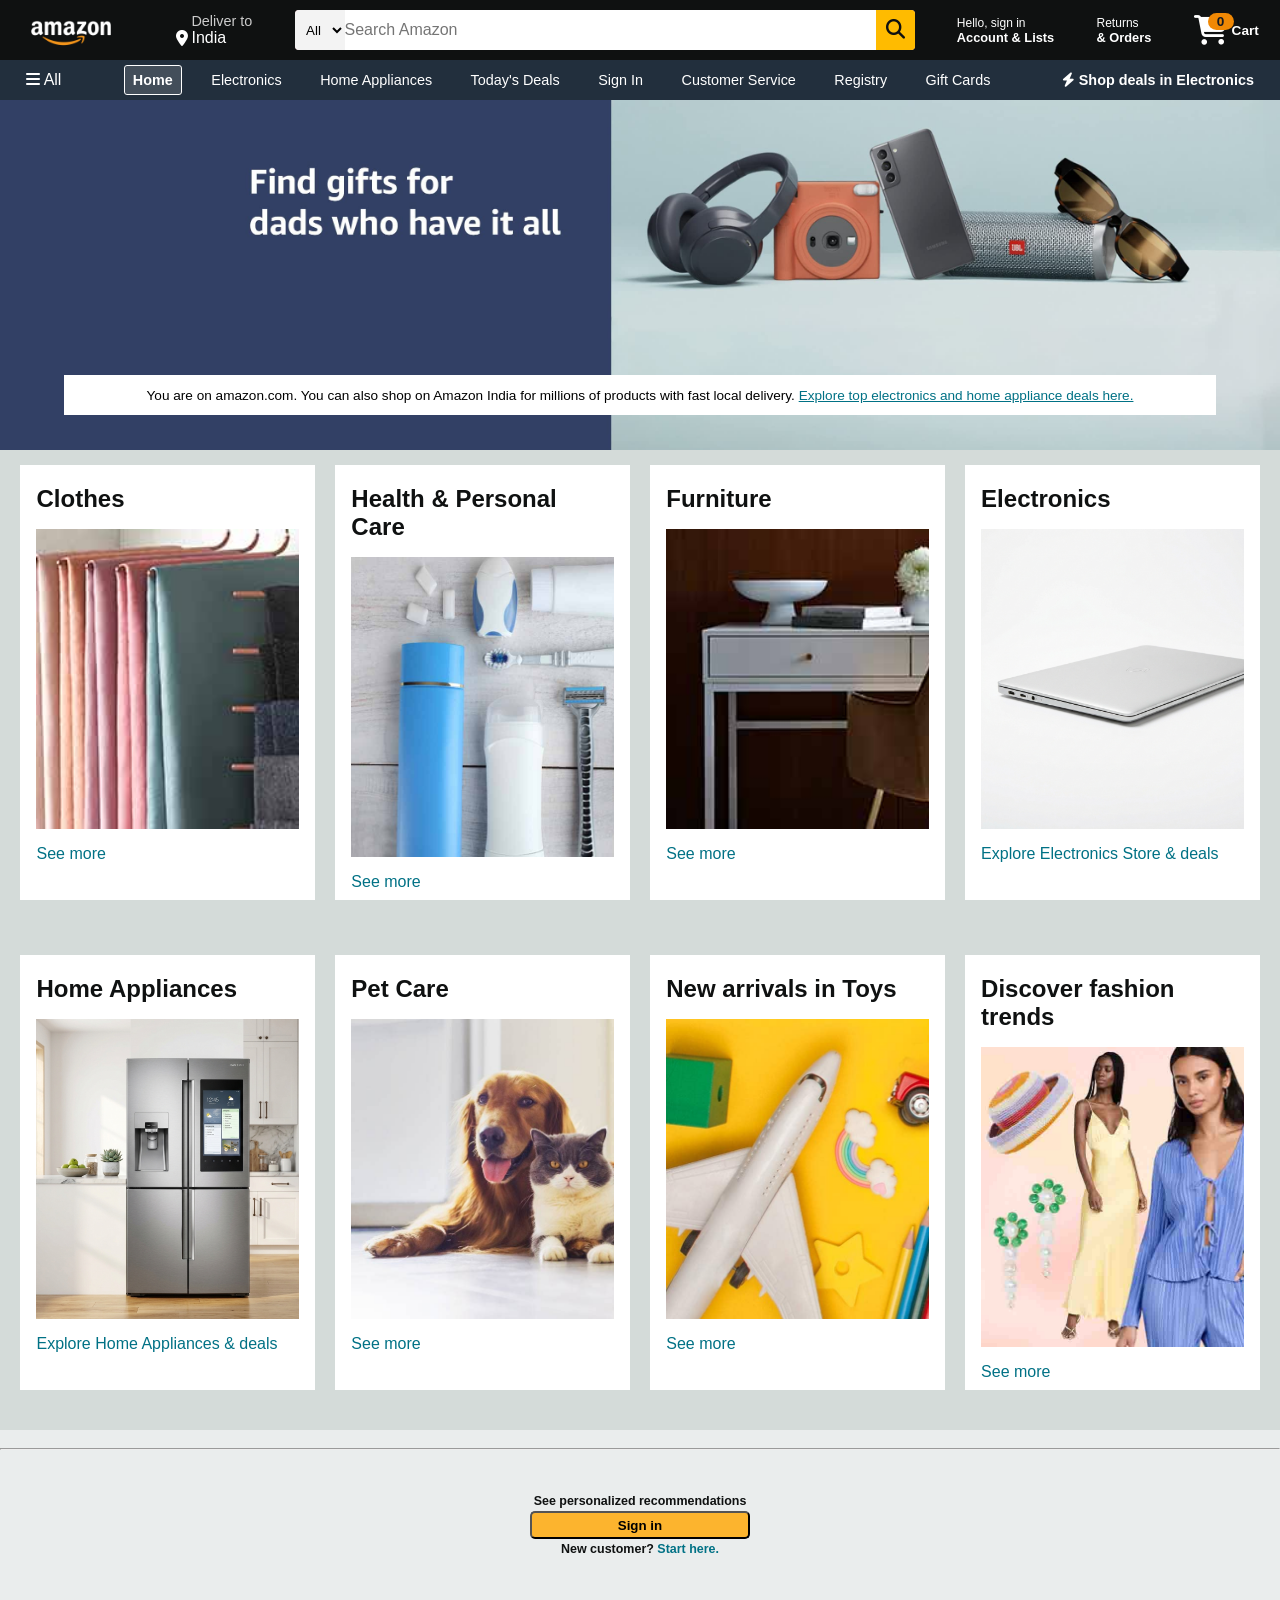
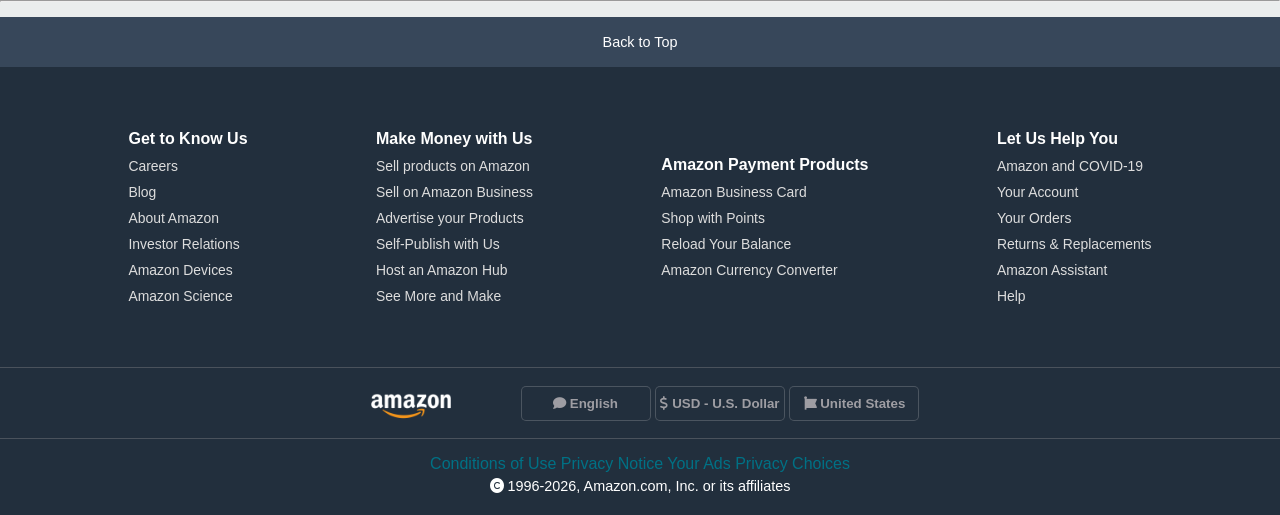
<file: index.html>
<!DOCTYPE html>
<html lang="en">
<head>
    <meta charset="UTF-8">
    <meta name="viewport" content="width=device-width, initial-scale=1.0">
    <title>Amazon.in: Online Shopping India - Buy Mobiles, Electronics, Appliances</title>
    <link rel="icon" type="image/png" href="asset/amazon-icon-4.png">
    <link rel="stylesheet" href="https://cdnjs.cloudflare.com/ajax/libs/font-awesome/6.4.0/css/all.min.css" integrity="sha512-iecdLmaskl7CVkqkXNQ/ZH/XLlvWZOJyj7Yy7tcenmpD1ypASozpmT/E0iPtmFIB46ZmdtAc9eNBvH0H/ZpiBw==" crossorigin="anonymous" referrerpolicy="no-referrer" />
    <link rel="stylesheet" href="style.css">
    <link rel="stylesheet" href="category.css">
</head>
<body>
    <header>
    <div class="navbar">
        <a href="index.html" class="nav-logo" title="Amazon Home">
            <div class="logo"></div>
        </a>

        <div class="nav-address">
            <p class="add-first">Deliver to</p>
            <div class="add-icon">
                <i class="fa-solid fa-location-dot"></i>
                <p class="add-second">India</p>
            </div>
        </div>

        <div class="nav-search">
            <select class="search-select">
                <option>All</option>
                <option>Electronics</option>
                <option>Appliances</option>
            </select>
            <input placeholder="Search Amazon" class="search-input">
            <div class="search-icon">
                <i class="fa-solid fa-magnifying-glass"></i>
            </div>
        </div>

        <a href="login.html" class="nav-signin" style="color:white; text-decoration:none;">
            <p class="nav-first">Hello, sign in</p>
            <p class="nav-second">Account & Lists</p>
        </a>

        <div class="nav-return">
            <p class="nav-first">Returns</p>
            <p class="nav-second">& Orders</p>
        </div>

        <a href="electronics.html" class="nav-cart" style="color:white; text-decoration:none;">
            <i class="fa-solid fa-cart-shopping"></i>
            Cart
            <span class="cart-count-badge">0</span>
        </a>
    </div>

    <div class="panel">
        <div class="panel-all">
            <i class="fa-solid fa-bars"></i>
            All
        </div>
        <div class="panel-options">
            <a href="index.html" class="active">Home</a>
            <a href="electronics.html">Electronics</a>
            <a href="appliances.html">Home Appliances</a>
            <a href="electronics.html">Today's Deals</a>
            <a href="login.html">Sign In</a>
            <a href="index.html">Customer Service</a>
            <a href="index.html">Registry</a>
            <a href="index.html">Gift Cards</a>
        </div>
        <div class="panel-deals">
            <a href="electronics.html" style="color:white; text-decoration:none;">
                <i class="fa-solid fa-bolt"></i> Shop deals in Electronics
            </a>
        </div>
    </div>
</header>

<div class="hero-section">
    <div class="hero-message">
        <p>You are on amazon.com. You can also shop on Amazon India for millions of products with fast local delivery.
            <a href="electronics.html">Explore top electronics and home appliance deals here.</a>
        </p>
    </div>
</div>

<div class="shop-section">
    <div class="box1 box">
        <div class="box-content">
            <h2>Clothes</h2>
            <div class="box-image" style="background-image: url('asset/box1_image.jpg');"></div>
            <p><a href="#">See more</a></p>
        </div>
    </div>
    <div class="box2 box">
        <div class="box-content">
            <h2>Health & Personal Care</h2>
            <div class="box-image" style="background-image: url('asset/box2_image.jpg');"></div>
            <p><a href="#">See more</a></p>
        </div>
    </div>
    <div class="box3 box">
        <div class="box-content">
            <h2>Furniture</h2>
            <div class="box-image" style="background-image: url('asset/box3_image.jpg');"></div>
            <p><a href="#">See more</a></p>
        </div>
    </div>
    <div class="box4 box">
        <div class="box-content">
            <h2>Electronics</h2>
            <a href="electronics.html" style="text-decoration:none;">
                <div class="box-image" style="background-image: url('asset/elec_laptop.jpg'); cursor: pointer;" title="Shop Electronics"></div>
            </a>
            <p><a href="electronics.html">Explore Electronics Store & deals</a></p>
        </div>
    </div>
    <div class="box4 box">
        <div class="box-content">
            <h2>Home Appliances</h2>
            <a href="appliances.html" style="text-decoration:none;">
                <div class="box-image" style="background-image: url('asset/appliance_fridge.jpg'); cursor: pointer;" title="Shop Home Appliances"></div>
            </a>
            <p><a href="appliances.html">Explore Home Appliances & deals</a></p>
        </div>
    </div>
    <div class="box4 box">
        <div class="box-content">
            <h2>Pet Care</h2>
            <div class="box-image" style="background-image: url('asset/box6_image.jpg');"></div>
            <p><a href="#">See more</a></p>
        </div>
    </div> 
    <div class="box4 box">
        <div class="box-content">
            <h2>New arrivals in Toys</h2>
            <div class="box-image" style="background-image: url('asset/box7_image.jpg');"></div>
            <p><a href="#">See more</a></p>
        </div>
    </div>
    <div class="box4 box">
        <div class="box-content">
            <h2>Discover fashion trends</h2>
            <div class="box-image" style="background-image: url('asset/box8_image.jpg');"></div>
            <p><a href="#">See more</a></p>
        </div>
    </div>   
</div>
<br><hr>
<div class="sign-in">
    <p>See personalized recommendations</p>
    <a href="login.html"><button>Sign in</button></a>
    <p class="customer">New customer? <a href="login.html">Start here.</a></p>
</div>
<hr>

<footer>
    <div class="foot-panel1">Back to Top</div>
    <div class="foot-panel2">
        <ul>
            <p>Get to Know Us</p>
            <a href="#">Careers</a>
            <a href="#">Blog</a>
            <a href="#">About Amazon</a>
            <a href="#">Investor Relations</a>
            <a href="electronics.html">Amazon Devices</a>
            <a href="#">Amazon Science</a>
        </ul>
        <ul>
            <p>Make Money with Us</p>
            <a href="#">Sell products on Amazon</a>
            <a href="#">Sell on Amazon Business</a>
            <a href="#">Advertise your Products</a>
            <a href="#">Self-Publish with Us</a>
            <a href="#">Host an Amazon Hub</a>
            <a href="#">See More and Make</a>
        </ul>
        <ul>
            <p>Amazon Payment Products</p>
            <a href="#">Amazon Business Card</a>
            <a href="#">Shop with Points</a>
            <a href="#">Reload Your Balance</a>
            <a href="#">Amazon Currency Converter</a>
        </ul>
        <ul>
            <p>Let Us Help You</p>
            <a href="#">Amazon and COVID-19</a>
            <a href="login.html">Your Account</a>
            <a href="#">Your Orders</a>
            <a href="#">Returns & Replacements</a>
            <a href="#">Amazon Assistant</a>
            <a href="#">Help</a>
        </ul>
    </div>
    <div class="foot-panel3">
        <div class="logo"></div>
        <div class="details">
            <button><i class="fa-solid fa-comment"></i>&#160;English</button>
            <button><i class="fa-solid fa-dollar-sign"></i>&#160;USD - U.S. Dollar</button>
            <button><i class="fa-brands fa-font-awesome"></i>&#160;United States</button>
        </div>
    </div>
    <div class="foot-panel4">
        <div class="pages">
            <a href="#">Conditions of Use</a>
            <a href="#">Privacy Notice</a>
            <a href="#">Your Ads Privacy Choices</a>
        </div>
        <div class="copyright"><i class="fa-solid fa-copyright"></i> 1996-2026, Amazon.com, Inc. or its affiliates</div>
    </div>
</footer>

<script src="shop.js"></script>
</body>
</html>
</file>
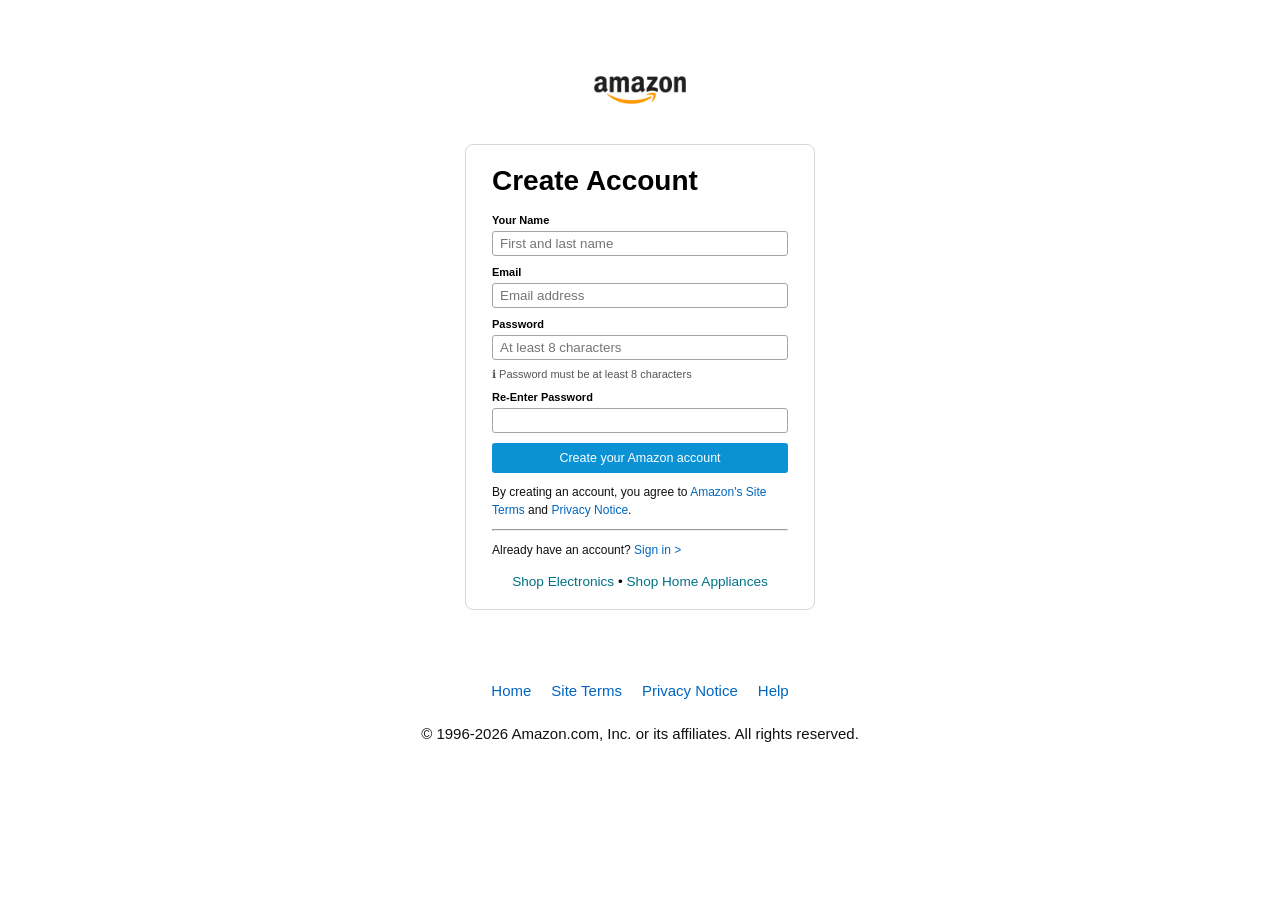
<file: login.html>
<!DOCTYPE html>
<html lang="en">
<head>
    <meta charset="UTF-8">
    <meta name="viewport" content="width=device-width, initial-scale=1.0">
    <title>Amazon Sign In / Create Account</title>
    <link rel="icon" type="image/png" href="asset/amazon-icon-4.png">
    <link rel="stylesheet" href="login.css">
</head>
<body>
    <div class="logo">
        <a href="index.html" title="Amazon Home">
            <img src="asset/amazon-logo-transparent.png" alt="Amazon Logo">
        </a>
    </div>
    
    <main id="login-form">
        <h1>Create Account</h1>

        <label>Your Name</label>
        <input type="text" placeholder="First and last name" required>

        <label>Email</label>
        <input type="email" placeholder="Email address" required>

        <label>Password</label>
        <input type="password" minlength="8" placeholder="At least 8 characters" required>

        <p class="info">ℹ Password must be at least 8 characters</p>

        <label>Re-Enter Password</label>
        <input type="password" minlength="8" required>

        <button class="button" onclick="alert('Account created! Welcome to Amazon.'); location.href='index.html';">Create your Amazon account</button>

        <p class="terms">
            By creating an account, you agree to 
            <a href="#">Amazon's Site Terms</a> and 
            <a href="#">Privacy Notice</a>.
        </p>

        <hr>

        <p class="sign-in">
            Already have an account? 
            <a href="#">Sign in &gt;</a>
        </p>

        <div style="margin-top:15px; text-align:center; font-size:0.85rem;">
            <a href="electronics.html" style="color:#007185; text-decoration:none;">Shop Electronics</a> • 
            <a href="appliances.html" style="color:#007185; text-decoration:none;">Shop Home Appliances</a>
        </div>
    </main>

    <div id="footer">
        <a href="index.html">Home</a>
        <a href="#">Site Terms</a>
        <a href="#">Privacy Notice</a>
        <a href="#">Help</a>
    </div>

    <div class="copy-right">
        <p>© 1996-2026 Amazon.com, Inc. or its affiliates. All rights reserved.</p>
    </div>
</body>
</html>
</file>
<file: style.css>
*{
    margin:0px;
    padding:0px;
    font-family: Arial, Helvetica, sans-serif;
    border:border-box;
}
.navbar{
    display: flex;
    align-items: center;
    justify-content: space-around;
    height:60px;
    background-color: #0f1111;
    color: white;
}
.nav-logo{
    height: 50px;
    width: 113px;
}
.logo{
    background-image: url('asset/amazon_logo.png');
    height: 50px;
    width: 100%;
    background-size: cover;
}
.nav-logo:hover{
    border:2px solid white;
    border-radius: 4px;
}
/* box2 */
.add-icon{
    display: flex;
    align-items: center;
}
.add-first{
    color:#cccccc;
    font-size: 0.9rem;
    padding-left: 15px;
}
.add-second{
    font-size: 1rem;
    padding-left: 3px;
}
.nav-address:hover{
    border:2px solid white;
    border-radius: 4px;
    cursor: pointer;
}
/* box3 */
.nav-search{
    display: flex;
    background-color: pink;
    height: 40px;
    width: 620px;
    border-radius: 4px;
}
.search-select{
    background-color: #f3f3f3;
    border-top-left-radius: 4px;
    border-bottom-left-radius: 4px;
    width:50px;
    border: none;
    text-align: center;
}
.nav-search:hover{
    border: 2px solid orange;
}
.search-input{
    width: 100%;
    font-size: 1rem;
    border: none;
}
.search-icon{
    width: 45px;
    display: flex;
    justify-content: center;
    align-items: center;
    font-size: 1.2rem;
    background-color: rgb(255, 187, 0);
    color: #0f1111;
    border-top-right-radius: 4px;
    border-bottom-right-radius: 4px;

}
/* box4 */
.nav-first{
    font-size: 0.75rem;
}
.nav-second{
    font-size: 0.8rem;
    font-weight: 700;
}
.nav-signin:hover,.nav-return:hover{
    border:2px solid white;
    border-radius: 4px;
    cursor: pointer;
}
/* box5 */
.nav-cart i {
    font-size: 30px;
}
.nav-cart{
    font-size: 0.85rem;
    font-weight: 700;
}
.nav-cart:hover{
    border:2px solid white;
    border-radius: 4px;
    cursor: pointer;
}
/* panel */
.panel{
    height:40px;
    background-color: #222f3d;
    display: flex;
    color: white;
    align-items: center;
    justify-content: space-around;
}
.panel-options{
    display: flex;
    justify-content: center;
    justify-content: space-around;
    width: 70%;
    font-size: 0.9rem;
}
.panel-options p{
    margin-left:15px;
    cursor: context-menu;
}
.panel-options p:hover{
    text-decoration: underline;
}
.panel-deals{
    font-size: 0.9rem;
    font-weight: 700;
}
/* hero-section */
.hero-section{
    background-image: url('asset/hero_image.jpg');
    height:350px;
    background-size: cover;
    display: flex;
    justify-content: center;
    align-items: flex-end;
}
.hero-message{
    height: 40px;
    width: 90%;
    background-color: white;
    color: black;
    display: flex;
    justify-content: center;
    align-items: center;
    font-size: 0.85rem;
    position: relative;
    bottom:35px;
}
.hero-message a{
    color:#007185;
    cursor: pointer;
    text-decoration: underline;
}
/* shop-section */
.shop-section{
    height:980px;
    display: flex;
    flex-wrap: wrap;
    justify-content: space-evenly;
    background-color: #d4dbd9;
}
.box{
    height:400px;
    width: 23%;
    /* border: 2px solid black; */
    background-color: white;
    padding:20px 0px 15px;
    margin-top: 15px;
}
.box-image{
    margin-top:1rem;
    margin-bottom: 1rem;
    height:300px;
    background-size: cover;
}
.box-content{
    margin-left: 1rem;
    margin-right: 1rem;
}
.box-content h2{
    margin-bottom: 6px;
}
.box-content p{
    color: #007185;
    cursor: context-menu;
}
.box-content p:hover{
    text-decoration: underline;
}
/* sign-in */
.sign-in{
    height:150px;
    /* background-color: pink; */
    display: flex;
    justify-content: center;
    align-items: center;
    flex-direction: column;
}


.sign-in p{
    font-size: 0.78rem;
    font-weight: 600;
}
button{
    margin-top: 3px;
    height:28px;
    width: 220px;
    font-weight: 700;
    background-color: rgb(252, 180, 46);
    border-radius: 5px;
    margin-bottom: 3px;
}
button:hover{
    background-color: orange;
    cursor: pointer;
}

.sign-in a{
    color: #007185;
    cursor: context-menu;
}
.sign-in a:hover{
    text-decoration: underline;
}
/* footer */
footer{
    margin-top: 15px;
}
.foot-panel1{
    background-color: #37475a;
    color: white;
    height: 50px;
    display: flex;
    justify-content: center;
    align-items: center;
    font-size: 0.9rem;
}
.foot-panel2{
    background-color: #222f3d;
    color: white;
    height:300px;
    display: flex;
    justify-content: space-evenly;
    align-items: center;
}
ul p{
    font-weight: 700;
}
ul a{
    display: block;
    font-size: 0.87rem;
    margin-top: 10px;
    color:#dddddd;
}
.foot-panel3{
    height: 70px;
    background-color: #222f3d;
    color: white;
    border-top: 0.1px solid rgb(165, 162, 162,0.3);
    display: flex;
    justify-content: center;
    align-items: center;
}
.logo{
    background-image: url("asset/amazon_logo.png");
    background-size: cover;
    height: 50px;
    width: 100px;
}

.details{
    margin-left: 60px;
}
.details button{
    height:35px;
    width:130px;
    background-color: #222f3d;
    color: rgb(241,232,232,0.6);
    border: 1px solid rgb(241, 232, 232,0.2);
}
.details button:hover{
    background-color: white;
    color:#222f3d;
    cursor: pointer;
}
/* panel4 */
.foot-panel4{
    border-top: 0.1px solid rgb(165, 162, 162,0.3);
    background-color: #222f3d;
    color: white;
    height: 76px;
}
.pages{
    font-size: 1rem;
    text-align: center;
    padding-top: 16px;
}
.copyright{
    font-size: 0.9rem;
    text-align: center;
    margin-top: 5px;
}
</file>
<file: category.css>
/* Amazon Clone - Category & Store Pages Styling (Electronics & Home Appliances) */
:root {
    --amazon-dark: #131921;
    --amazon-nav-panel: #232f3e;
    --amazon-yellow: #febd69;
    --amazon-orange: #f08804;
    --amazon-btn-yellow: #ffd814;
    --amazon-btn-yellow-hover: #f7ca00;
    --amazon-btn-orange: #ffa41c;
    --amazon-btn-orange-hover: #fa8900;
    --amazon-blue-link: #007185;
    --amazon-blue-hover: #c7511f;
    --amazon-price-red: #b12704;
    --amazon-discount-red: #cc0c39;
    --amazon-prime-blue: #00a8e1;
    --amazon-green: #067d62;
    --amazon-light-gray: #f3f3f3;
    --amazon-border-gray: #ddd;
    --amazon-text: #0f1111;
    --amazon-secondary-text: #565959;
}

body {
    background-color: #eaeded;
    color: var(--amazon-text);
    font-family: "Amazon Ember", Arial, sans-serif;
    margin: 0;
    padding: 0;
    box-sizing: border-box;
}

a {
    color: var(--amazon-blue-link);
    text-decoration: none;
}

a:hover {
    color: var(--amazon-blue-hover);
    text-decoration: underline;
}

/* Nav Cart Count Badge */
.nav-cart {
    position: relative;
    display: flex;
    align-items: center;
    gap: 4px;
    cursor: pointer;
}

.cart-count-badge {
    position: absolute;
    top: -2px;
    left: 14px;
    background-color: #f08804;
    color: #131921;
    font-weight: 800;
    font-size: 0.85rem;
    padding: 1px 6px;
    border-radius: 12px;
    min-width: 14px;
    text-align: center;
}

.panel-options a {
    color: white;
    text-decoration: none;
    padding: 6px 8px;
    border-radius: 2px;
    transition: outline 0.1s ease;
}

.panel-options a:hover,
.panel-options a.active {
    outline: 1px solid white;
    text-decoration: none;
}

.panel-options a.active {
    background-color: rgba(255, 255, 255, 0.15);
    font-weight: 700;
}

/* Store Hero Banner */
.category-hero {
    background: linear-gradient(135deg, #131921 0%, #232f3e 50%, #37475a 100%);
    color: white;
    padding: 30px 40px 25px;
    position: relative;
    overflow: hidden;
    box-shadow: 0 4px 12px rgba(0, 0, 0, 0.15);
}

.category-hero::after {
    content: "";
    position: absolute;
    right: -60px;
    top: -60px;
    width: 320px;
    height: 320px;
    background: radial-gradient(circle, rgba(254, 189, 105, 0.15) 0%, transparent 70%);
    border-radius: 50%;
    pointer-events: none;
}

.hero-inner {
    max-width: 1400px;
    margin: 0 auto;
    display: flex;
    justify-content: space-between;
    align-items: center;
    flex-wrap: wrap;
    gap: 20px;
}

.hero-badge-tag {
    display: inline-block;
    background-color: #cc0c39;
    color: white;
    font-size: 0.78rem;
    font-weight: 700;
    text-transform: uppercase;
    letter-spacing: 0.8px;
    padding: 4px 10px;
    border-radius: 3px;
    margin-bottom: 8px;
}

.hero-content h1 {
    font-size: 2.1rem;
    font-weight: 800;
    margin: 0 0 8px 0;
    letter-spacing: -0.5px;
}

.hero-content p {
    font-size: 1rem;
    color: #e3e6e6;
    margin: 0;
    max-width: 650px;
    line-height: 1.4;
}

.hero-perks {
    display: flex;
    gap: 20px;
    align-items: center;
}

.hero-perk-item {
    display: flex;
    align-items: center;
    gap: 10px;
    background: rgba(255, 255, 255, 0.08);
    backdrop-filter: blur(8px);
    padding: 10px 16px;
    border-radius: 8px;
    border: 1px solid rgba(255, 255, 255, 0.15);
}

.hero-perk-item i {
    font-size: 1.5rem;
    color: var(--amazon-yellow);
}

.hero-perk-text span {
    display: block;
    font-size: 0.75rem;
    color: #bbb;
}

.hero-perk-text strong {
    font-size: 0.9rem;
    color: #fff;
}

/* Quick Category Pills Bar */
.category-subnav {
    background-color: white;
    border-bottom: 1px solid #ddd;
    box-shadow: 0 1px 4px rgba(0, 0, 0, 0.04);
}

.subnav-container {
    max-width: 1400px;
    margin: 0 auto;
    padding: 10px 20px;
    display: flex;
    gap: 10px;
    overflow-x: auto;
    white-space: nowrap;
    scrollbar-width: thin;
}

.subnav-pill {
    padding: 7px 16px;
    background: #f7fafa;
    border: 1px solid #d5d9d9;
    border-radius: 20px;
    font-size: 0.85rem;
    font-weight: 600;
    color: #0f1111;
    cursor: pointer;
    transition: all 0.2s ease;
    display: inline-flex;
    align-items: center;
    gap: 6px;
}

.subnav-pill:hover,
.subnav-pill.active {
    background-color: #e7f4f5;
    border-color: #007185;
    color: #007185;
}

/* Breadcrumb */
.breadcrumb-container {
    max-width: 1400px;
    margin: 12px auto 6px;
    padding: 0 20px;
    font-size: 0.8rem;
    color: var(--amazon-secondary-text);
}

.breadcrumb-container a {
    color: var(--amazon-secondary-text);
}

.breadcrumb-container a:hover {
    color: var(--amazon-blue-link);
}

.breadcrumb-container span {
    margin: 0 6px;
}

/* Main Store Layout */
.store-container {
    max-width: 1400px;
    margin: 10px auto 40px;
    padding: 0 20px;
    display: flex;
    gap: 22px;
}

/* Sidebar Filters */
.sidebar-filters {
    width: 250px;
    flex-shrink: 0;
    background: white;
    padding: 20px;
    border-radius: 8px;
    border: 1px solid #e0e0e0;
    height: fit-content;
    box-shadow: 0 1px 3px rgba(0, 0, 0, 0.05);
}

.filter-section {
    border-bottom: 1px solid #e7e7e7;
    padding-bottom: 16px;
    margin-bottom: 16px;
}

.filter-section:last-child {
    border-bottom: none;
    margin-bottom: 0;
    padding-bottom: 0;
}

.filter-title {
    font-size: 0.95rem;
    font-weight: 700;
    margin-bottom: 10px;
    color: var(--amazon-text);
    display: flex;
    justify-content: space-between;
    align-items: center;
}

.filter-list {
    list-style: none;
    padding: 0;
    margin: 0;
}

.filter-list li {
    font-size: 0.85rem;
    margin-bottom: 8px;
    display: flex;
    align-items: center;
}

.filter-list label {
    cursor: pointer;
    display: flex;
    align-items: center;
    gap: 8px;
    width: 100%;
    color: #333;
}

.filter-list input[type="checkbox"],
.filter-list input[type="radio"] {
    cursor: pointer;
    accent-color: #e47911;
    width: 15px;
    height: 15px;
}

.star-rating-filter {
    color: #ffa41c;
    font-size: 0.85rem;
}

.star-rating-filter span {
    color: #0f1111;
    font-size: 0.82rem;
    margin-left: 4px;
}

.price-inputs {
    display: flex;
    align-items: center;
    gap: 6px;
    margin-top: 8px;
}

.price-inputs input {
    width: 65px;
    padding: 4px 6px;
    font-size: 0.82rem;
    border: 1px solid #888c8c;
    border-radius: 4px;
}

.price-btn {
    padding: 4px 10px;
    background-color: white;
    border: 1px solid #888c8c;
    border-radius: 8px;
    font-size: 0.8rem;
    cursor: pointer;
    box-shadow: 0 2px 4px rgba(0, 0, 0, 0.05);
}

.price-btn:hover {
    background-color: #f7faea;
    border-color: #007185;
}

.prime-filter-badge {
    color: #00a8e1;
    font-weight: 800;
    font-style: italic;
    font-size: 0.95rem;
}

.clear-filters-btn {
    width: 100%;
    background: transparent;
    border: 1px solid #d5d9d9;
    border-radius: 6px;
    padding: 6px;
    font-size: 0.82rem;
    font-weight: 600;
    cursor: pointer;
    color: #0f1111;
    margin-top: 10px;
}

.clear-filters-btn:hover {
    background: #f7fafa;
    border-color: #007185;
}

/* Products Main Area */
.products-main {
    flex-grow: 1;
}

/* Top Toolbar */
.results-toolbar {
    background: white;
    padding: 12px 18px;
    border-radius: 8px;
    border: 1px solid #e0e0e0;
    display: flex;
    justify-content: space-between;
    align-items: center;
    margin-bottom: 18px;
    box-shadow: 0 1px 3px rgba(0, 0, 0, 0.05);
}

.results-count {
    font-size: 0.9rem;
    color: var(--amazon-secondary-text);
}

.results-count strong {
    color: var(--amazon-text);
}

.sort-wrapper {
    display: flex;
    align-items: center;
    gap: 8px;
    font-size: 0.85rem;
}

.sort-select {
    padding: 6px 12px;
    border: 1px solid #d5d9d9;
    border-radius: 7px;
    background-color: #f0f2f2;
    font-size: 0.85rem;
    cursor: pointer;
    box-shadow: 0 2px 5px rgba(213, 217, 217, 0.5);
}

.sort-select:focus {
    outline: 2px solid #e77600;
    background-color: white;
}

/* Product Cards Grid */
.products-grid {
    display: grid;
    grid-template-columns: repeat(auto-fill, minmax(270px, 1fr));
    gap: 18px;
}

.product-card {
    background: white;
    border: 1px solid #e0e0e0;
    border-radius: 8px;
    padding: 16px;
    display: flex;
    flex-direction: column;
    position: relative;
    transition: transform 0.2s ease, box-shadow 0.2s ease;
}

.product-card:hover {
    transform: translateY(-3px);
    box-shadow: 0 8px 20px rgba(0, 0, 0, 0.09);
    border-color: #b0c4de;
}

/* Badges */
.card-badge {
    position: absolute;
    top: 12px;
    left: 12px;
    z-index: 2;
    font-size: 0.72rem;
    font-weight: 700;
    padding: 3px 8px;
    border-radius: 3px;
    letter-spacing: 0.3px;
}

.badge-bestseller {
    background-color: #e67a00;
    color: white;
}

.badge-choice {
    background-color: #232f3e;
    color: white;
}

.badge-choice span {
    color: #f08804;
}

.badge-deal {
    background-color: #cc0c39;
    color: white;
}

/* Product Image Container */
.product-image-wrap {
    height: 220px;
    display: flex;
    align-items: center;
    justify-content: center;
    padding: 15px;
    margin-bottom: 12px;
    background-color: #fff;
    cursor: pointer;
}

.product-image-wrap img {
    max-height: 190px;
    max-width: 100%;
    object-fit: contain;
    transition: transform 0.25s ease;
}

.product-card:hover .product-image-wrap img {
    transform: scale(1.04);
}

/* Product Information */
.product-category-tag {
    font-size: 0.75rem;
    color: var(--amazon-secondary-text);
    text-transform: uppercase;
    font-weight: 600;
    letter-spacing: 0.5px;
    margin-bottom: 4px;
}

.product-title {
    font-size: 0.95rem;
    font-weight: 600;
    line-height: 1.35;
    margin: 0 0 6px 0;
    color: #0f1111;
    display: -webkit-box;
    -webkit-line-clamp: 2;
    -webkit-box-orient: vertical;
    overflow: hidden;
    height: 2.7em;
    cursor: pointer;
}

.product-title:hover {
    color: #c7511f;
}

/* Ratings */
.product-rating {
    display: flex;
    align-items: center;
    gap: 6px;
    margin-bottom: 8px;
}

.rating-stars {
    color: #ffa41c;
    font-size: 0.82rem;
    letter-spacing: 1px;
}

.rating-count {
    font-size: 0.8rem;
    color: var(--amazon-blue-link);
    cursor: pointer;
}

.rating-count:hover {
    color: #c7511f;
    text-decoration: underline;
}

/* Specs pills */
.product-specs {
    display: flex;
    flex-wrap: wrap;
    gap: 4px;
    margin-bottom: 10px;
}

.spec-pill {
    background-color: #f0f2f2;
    color: #333;
    font-size: 0.72rem;
    padding: 2px 7px;
    border-radius: 4px;
    border: 1px solid #e3e6e6;
}

/* Price Section */
.product-price-row {
    display: flex;
    align-items: baseline;
    gap: 8px;
    margin-bottom: 4px;
}

.deal-tag {
    background-color: #cc0c39;
    color: white;
    font-size: 0.72rem;
    font-weight: 700;
    padding: 2px 6px;
    border-radius: 2px;
}

.price-main {
    font-size: 1.4rem;
    font-weight: 700;
    color: #0f1111;
}

.price-main sup {
    font-size: 0.8rem;
    font-weight: 600;
    top: -0.4em;
}

.price-mrp {
    font-size: 0.8rem;
    color: var(--amazon-secondary-text);
    text-decoration: line-through;
}

.price-discount {
    font-size: 0.82rem;
    color: #cc0c39;
    font-weight: 600;
}

/* Prime Delivery Row */
.prime-delivery {
    display: flex;
    align-items: center;
    gap: 6px;
    font-size: 0.8rem;
    color: #565959;
    margin-bottom: 6px;
}

.prime-logo-text {
    color: #00a8e1;
    font-weight: 900;
    font-style: italic;
    font-size: 0.95rem;
}

.prime-delivery strong {
    color: #0f1111;
}

/* Stock status */
.stock-status {
    font-size: 0.78rem;
    font-weight: 600;
    margin-bottom: 12px;
}

.stock-status.in-stock {
    color: #007600;
}

.stock-status.low-stock {
    color: #b12704;
}

/* Card Buttons */
.card-actions {
    margin-top: auto;
    display: flex;
    flex-direction: column;
    gap: 8px;
}

.btn-add-cart {
    background-color: var(--amazon-btn-yellow);
    border: 1px solid #fcd200;
    border-radius: 20px;
    padding: 9px 14px;
    font-size: 0.85rem;
    font-weight: 600;
    color: #0f1111;
    cursor: pointer;
    width: 100%;
    display: flex;
    align-items: center;
    justify-content: center;
    gap: 6px;
    transition: background-color 0.15s ease, box-shadow 0.15s ease;
    box-shadow: 0 2px 5px rgba(213, 217, 217, 0.5);
}

.btn-add-cart:hover {
    background-color: var(--amazon-btn-yellow-hover);
    box-shadow: 0 2px 5px rgba(213, 217, 217, 0.8);
}

.btn-quick-view {
    background-color: white;
    border: 1px solid #d5d9d9;
    border-radius: 20px;
    padding: 7px 14px;
    font-size: 0.8rem;
    font-weight: 600;
    color: #0f1111;
    cursor: pointer;
    width: 100%;
    display: flex;
    align-items: center;
    justify-content: center;
    gap: 6px;
    transition: all 0.15s ease;
}

.btn-quick-view:hover {
    background-color: #f7fafa;
    border-color: #007185;
    color: #007185;
}

/* Quick View Modal */
.modal-overlay {
    position: fixed;
    top: 0;
    left: 0;
    width: 100%;
    height: 100%;
    background: rgba(0, 0, 0, 0.65);
    backdrop-filter: blur(3px);
    z-index: 1000;
    display: none;
    justify-content: center;
    align-items: center;
    padding: 20px;
    box-sizing: border-box;
}

.modal-overlay.active {
    display: flex;
}

.modal-content {
    background: white;
    width: 100%;
    max-width: 850px;
    max-height: 90vh;
    border-radius: 10px;
    overflow-y: auto;
    position: relative;
    padding: 25px;
    box-shadow: 0 10px 30px rgba(0, 0, 0, 0.3);
    animation: modalIn 0.25s ease-out;
}

@keyframes modalIn {
    from {
        opacity: 0;
        transform: translateY(20px) scale(0.97);
    }
    to {
        opacity: 1;
        transform: translateY(0) scale(1);
    }
}

.modal-close-btn {
    position: absolute;
    top: 15px;
    right: 15px;
    background: #f0f2f2;
    border: none;
    width: 34px;
    height: 34px;
    border-radius: 50%;
    display: flex;
    align-items: center;
    justify-content: center;
    font-size: 1.1rem;
    cursor: pointer;
    color: #555;
    transition: all 0.2s ease;
}

.modal-close-btn:hover {
    background: #e3e6e6;
    color: #000;
}

.modal-grid {
    display: grid;
    grid-template-columns: 1fr 1.3fr;
    gap: 30px;
}

.modal-image-col {
    display: flex;
    flex-direction: column;
    align-items: center;
    justify-content: center;
    background: #fafafa;
    border-radius: 8px;
    padding: 20px;
    border: 1px solid #eee;
}

.modal-image-col img {
    max-width: 100%;
    max-height: 320px;
    object-fit: contain;
}

.modal-details-col h2 {
    font-size: 1.3rem;
    margin: 0 0 10px 0;
    line-height: 1.3;
}

.modal-specs-table {
    width: 100%;
    border-collapse: collapse;
    margin: 15px 0;
    font-size: 0.85rem;
}

.modal-specs-table tr:nth-child(even) {
    background-color: #f9f9f9;
}

.modal-specs-table td {
    padding: 7px 10px;
    border-bottom: 1px solid #e7e7e7;
}

.modal-specs-table td.spec-name {
    font-weight: 700;
    color: #565959;
    width: 35%;
}

.modal-actions {
    display: flex;
    gap: 12px;
    margin-top: 18px;
}

/* Toast Notification */
.cart-toast {
    position: fixed;
    bottom: 25px;
    right: 25px;
    background-color: #131921;
    color: white;
    padding: 14px 20px;
    border-radius: 8px;
    box-shadow: 0 6px 18px rgba(0, 0, 0, 0.35);
    display: flex;
    align-items: center;
    gap: 12px;
    z-index: 2000;
    transform: translateY(100px);
    opacity: 0;
    transition: all 0.3s cubic-bezier(0.18, 0.89, 0.32, 1.28);
    border-left: 4px solid #f08804;
    max-width: 380px;
}

.cart-toast.show {
    transform: translateY(0);
    opacity: 1;
}

.toast-icon {
    background-color: #067d62;
    color: white;
    width: 28px;
    height: 28px;
    border-radius: 50%;
    display: flex;
    align-items: center;
    justify-content: center;
    flex-shrink: 0;
    font-size: 0.9rem;
}

.toast-message {
    font-size: 0.88rem;
    line-height: 1.3;
}

.toast-message strong {
    display: block;
    color: #febd69;
}

/* Energy & Appliance Badges */
.badge-energy-5star {
    background: linear-gradient(135deg, #0b8043 0%, #067d62 100%);
    color: white;
}

.energy-rating-pill {
    background-color: #e6f4ea;
    color: #137333;
    font-size: 0.72rem;
    font-weight: 700;
    padding: 2px 7px;
    border-radius: 4px;
    border: 1px solid #ceead6;
    display: inline-flex;
    align-items: center;
    gap: 4px;
}

.exchange-offer-text {
    font-size: 0.78rem;
    color: #b12704;
    font-weight: 600;
    margin-bottom: 4px;
    display: flex;
    align-items: center;
    gap: 4px;
}

.installation-tag {
    font-size: 0.78rem;
    color: #007185;
    font-weight: 600;
    margin-bottom: 4px;
}

.installation-tag i {
    color: #067d62;
    margin-right: 3px;
}

/* Responsive adjustments */
@media (max-width: 1024px) {
    .store-container {
        flex-direction: column;
    }
    .sidebar-filters {
        width: 100%;
        box-sizing: border-box;
    }
    .modal-grid {
        grid-template-columns: 1fr;
    }
}

@media (max-width: 768px) {
    .category-hero {
        padding: 20px;
    }
    .hero-content h1 {
        font-size: 1.5rem;
    }
    .hero-perks {
        display: none;
    }
    .results-toolbar {
        flex-direction: column;
        align-items: flex-start;
        gap: 10px;
    }
    .products-grid {
        grid-template-columns: repeat(auto-fill, minmax(220px, 1fr));
    }
}
</file>
<file: login.css>
*{
    padding: 0;
    margin: 0;
    font-family: Arial, Helvetica, sans-serif;
    box-sizing: border-box;
}

body{
    background-color: #fff;
    display: flex;
    flex-direction: column;
    align-items: center;
    min-height: 100vh;
}

 .logo{
    img{
        width: 100px;
        margin-top: 40px;
    }
    }


#login-form{
    border: 1px solid #d5d9d9;
    width: 350px;
    border-radius: 8px;
    padding: 20px 26px;
}

#login-form h1 {
    font-weight: 400px;
    font-size: 28px;
    margin-bottom: 17px;
}

label{
    display: block;
    font-size: 11px;
    font-weight: bold;
    margin-bottom: 5px;
    margin-top: 10px;
}

input{
    height: 25px;
    width: 100%;
    border: 1px solid #a6a6a6;
    border-radius: 3px;
    padding-left: 7px;
    outline: none;
}

input:focus{
    border-color: #007185;
    box-shadow: 0 0 3px #c8f3fa;
}

.info{
    font-size: 11px;
    color: #555;
    margin-top: 8px;
}

.button{
    background-color: #0a92d5;
    color: white;
    width: 100%;
    height: 30px;
    border: none;
    margin-top: 10px;
    cursor: pointer;
    border-radius: 3px;
    font-size: 12.5px;

}

.button:hover{
    background-color: #71faaf;
}

.terms{
    font-size: 12px;
    margin-top: 10px;
    line-height: 1.5;
    color: #111;

    a{
        font-size: 12px;
        line-height: 1.5;
        color: #0066c0;
        text-decoration: none;
    }
}

hr{
    margin-top: 10px;
}

.sign-in{
    font-size: 12px;
    margin-top: 10px;
    line-height: 1.5;
    color: #111;    

    a{
        font-size: 12px;
        line-height: 1.5;
        color: #0066c0;
        text-decoration: none;
    }
}

#footer{
    display: flex;
    text-align:center;
    font-size:12px;
    color:#555;
    margin-bottom:20px;
    margin-top: 40px;

    a{
        font-size: 15px;
        line-height: 1.5;
        color: #0066c0;
        text-decoration: none;
        margin-top: 30px;
        padding: 0 10px 0 10px;
    }
}

.copy-right{
    font-size: 15px;
    line-height: 1.5;
    color: #111; 

}
</file>
